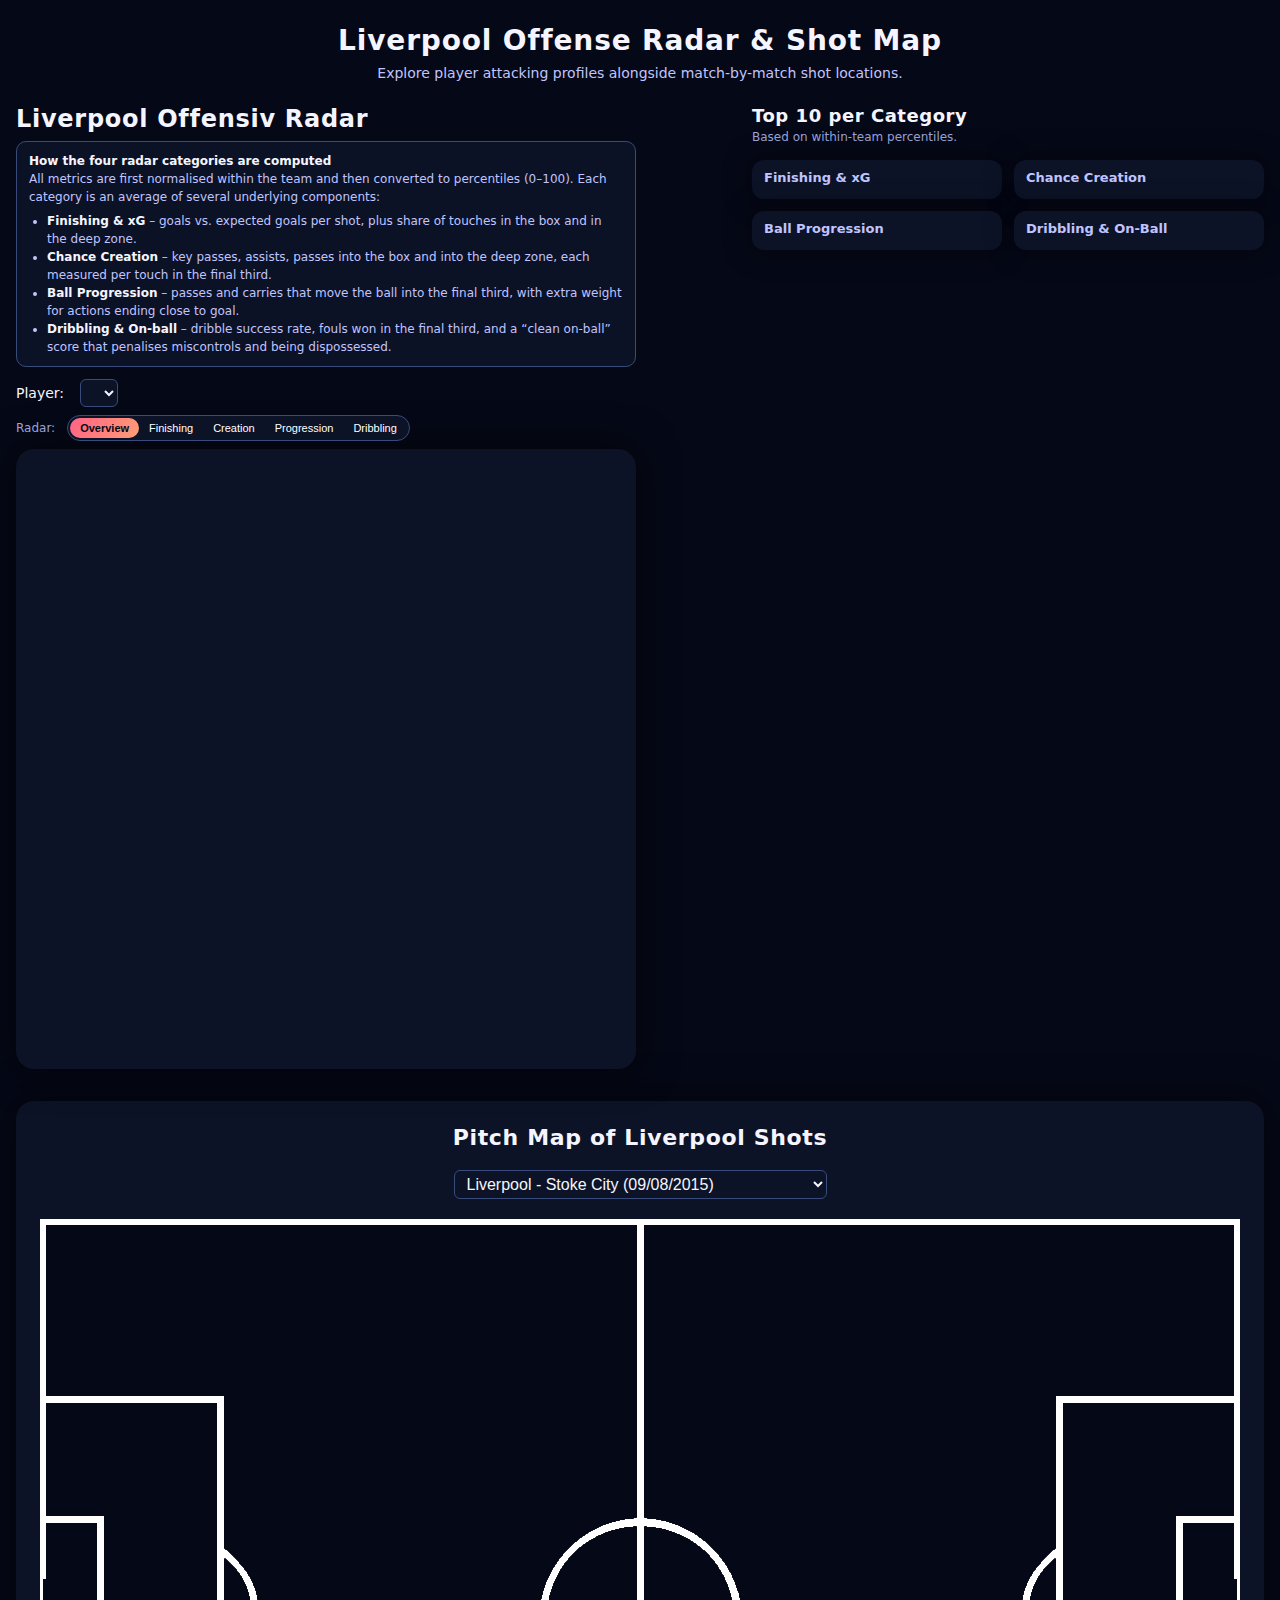
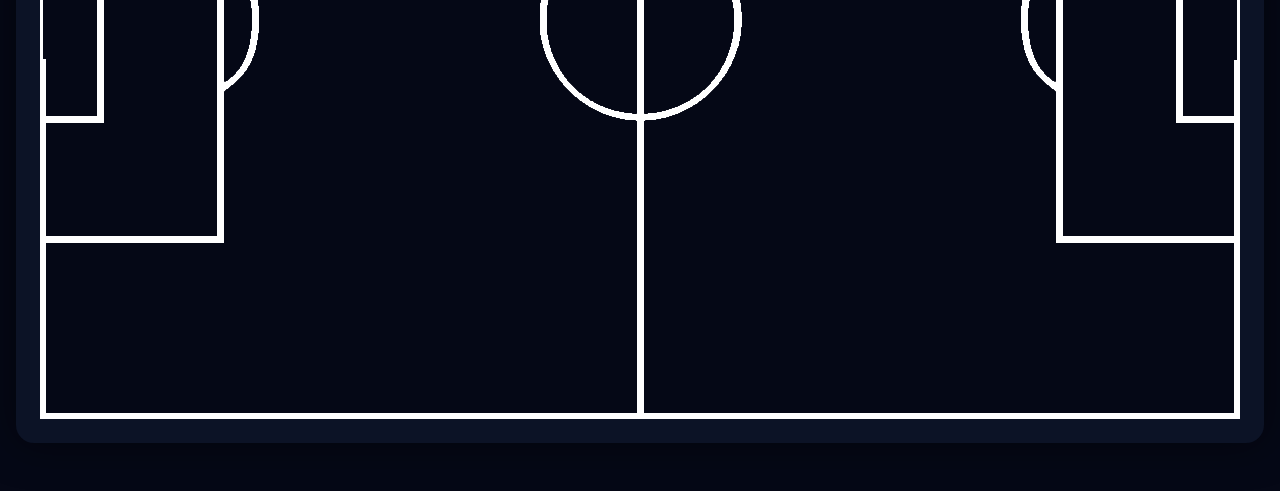
<file: index.html>
<!DOCTYPE html>
<html lang="en">
<head>
  <meta charset="UTF-8">
  <meta name="viewport" content="width=device-width, initial-scale=1.0">
  <title>Liverpool Offense Radar & Shot Map</title>
  <style>
    * {
      box-sizing: border-box;
    }

    body {
      font-family: system-ui, -apple-system, BlinkMacSystemFont, "Segoe UI", sans-serif;
      background: #050816;
      color: #f5f5ff;
      margin: 0;
      padding: 0 16px 48px;
    }

    h1, h2 {
      margin: 0 0 0.5rem 0;
      letter-spacing: 0.03em;
    }

    h1 {
      font-size: 28px;
      text-align: center;
      margin-top: 24px;
    }

    p {
      margin-top: 0;
      margin-bottom: 1rem;
      color: #c0c4ff;
      font-size: 14px;
    }

    .layout {
      display: flex;
      gap: 24px;
      align-items: flex-start;
      max-width: 1360px;
      margin: 24px auto 32px;
      flex-wrap: wrap;
    }

    .left-panel {
      flex: 2 1 620px;
    }

    .right-column {
      flex: 2 1 420px;
      display: flex;
      flex-direction: column;
    }

    .right-column h2 {
      margin: 0 0 0.25rem 0;
      font-size: 18px;
    }

    .right-column p.note {
      margin: 0 0 0.75rem 0;
      font-size: 12px;
      color: #9ba3d9;
    }

    .right-columns {
      display: grid;
      grid-template-columns: repeat(2, minmax(0, 1fr));
      gap: 12px;
      margin-top: 4px;
    }

    .category-card {
      background: #0c1326;
      border-radius: 12px;
      padding: 10px 12px;
      box-shadow: 0 0 30px rgba(0, 0, 0, 0.4);
      min-width: 0;
    }

    .category-card h3 {
      margin: 0 0 0.25rem 0;
      font-size: 13px;
      color: #c0c4ff;
    }

    .controls {
      margin-bottom: 0.5rem;
      display: flex;
      align-items: center;
      gap: 0.75rem;
      font-size: 14px;
      flex-wrap: wrap;
    }

    .controls-label {
      font-size: 12px;
      color: #9ba3d9;
    }

    label {
      margin-right: 0.25rem;
    }

    select {
      padding: 0.25rem 0.5rem;
      font-size: 14px;
      border-radius: 6px;
      border: 1px solid #394b7a;
      background: #0c1326;
      color: #f5f5ff;
    }

    #radar-svg {
      display: block;
      margin: 8px 0 0;
      background: #0c1326;
      border-radius: 18px;
      box-shadow: 0 0 40px rgba(0, 0, 0, 0.6);
      width: 620px;
      height: 620px;
      max-width: 100%;
    }

    .axis-label {
      fill: #f5f5ff;
      font-size: 12px;
      text-anchor: middle;
    }

    .grid-line {
      stroke: #343c5c;
      stroke-width: 1;
      fill: none;
    }

    .grid-level-label {
      fill: #8a91c2;
      font-size: 10px;
    }

    .radar-area {
      fill: rgba(255, 99, 132, 0.35);
      stroke: #ff6384;
      stroke-width: 2;
    }

    .radar-circle {
      stroke: #11182a;
      stroke-width: 1.5;
    }

    .radar-title {
      font-size: 16px;
      fill: #f5f5ff;
      text-anchor: middle;
    }

    .radar-subtitle {
      font-size: 12px;
      fill: #9ba3d9;
      text-anchor: middle;
    }

    .top-list {
      list-style: none;
      padding-left: 0;
      margin: 0;
      font-size: 13px;
    }

    .top-item {
      display: flex;
      justify-content: space-between;
      align-items: center;
      padding: 6px 8px;
      margin-bottom: 4px;
      border-radius: 8px;
      cursor: pointer;
      transition: background 0.15s, transform 0.15s;
    }

    .top-item:hover {
      background: #151f3d;
      transform: translateY(-1px);
    }

    .top-item.active {
      background: linear-gradient(90deg, #ff6384, #ff9d76);
      color: #050816;
      font-weight: 600;
    }

    .top-item .name {
      max-width: 200px;
      white-space: nowrap;
      overflow: hidden;
      text-overflow: ellipsis;
    }

    .top-item .score {
      font-variant-numeric: tabular-nums;
      font-size: 12px;
      opacity: 0.9;
    }

    .segmented {
      display: inline-flex;
      background: #0c1326;
      border-radius: 999px;
      padding: 2px;
      border: 1px solid #394b7a;
    }

    .segmented-btn {
      border: none;
      background: transparent;
      color: #ffff;
      font-size: 11px;
      padding: 4px 10px;
      border-radius: 999px;
      cursor: pointer;
      white-space: nowrap;
    }

    .segmented-btn.active {
      background: linear-gradient(120deg, #ff6384, #ff9d76);
      color: #050816;
      font-weight: 600;
    }

    .tooltip {
      position: fixed;
      pointer-events: none;
      background: rgba(5, 8, 22, 0.95);
      color: #ffff;
      padding: 4px 8px;
      border-radius: 4px;
      font-size: 11px;
      z-index: 9999;
      opacity: 0;
      transform: none;
    }

    .info-box {
      margin-top: 8px;
      margin-bottom: 12px;
      padding: 10px 12px;
      border-radius: 10px;
      background: rgba(12, 19, 38, 0.95);
      border: 1px solid #394b7a;
      font-size: 12px;
      color: #c0c4ff;
      max-width: 620px;
      line-height: 1.5;
    }

    .info-box b {
      color: #f5f5ff;
    }

    .info-box ul {
      padding-left: 18px;
      margin: 6px 0 0 0;
    }

    .shots-section {
      max-width: 1280px;
      margin: 0 auto;
      background: #0c1326;
      border-radius: 18px;
      padding: 24px;
      box-shadow: 0 0 40px rgba(0, 0, 0, 0.5);
    }

    .shots-section h2 {
      text-align: center;
      font-size: 22px;
    }

    #gameDropdown {
      display: block;
      margin: 20px auto;
      font-size: 16px;
    }

    #pitch {
      width: 1200px;
      height: 800px;
      margin: 0 auto;
      background-image: url("jsFootball/footballpitch2.png");
      background-size: cover;
      text-align: center;
    }

    .responsive-svg-container {
      margin-right: auto;
      margin-left: auto;
      width: 100%;
      max-width: 1000px;
    }
  </style>
</head>
<body data-radar-base="A3_G1_radar/data" data-shots-base="jsFootball/data">
  <h1>Liverpool Offense Radar & Shot Map</h1>
  <p class="responsive-svg-container" style="text-align:center;">
    Explore player attacking profiles alongside match-by-match shot locations.
  </p>

  <div class="layout">
    <div class="left-panel">
      <h2>Liverpool Offensiv Radar</h2>
      <div class="info-box">
        <b>How the four radar categories are computed</b><br>
        All metrics are first normalised within the team and then
        converted to percentiles (0–100). Each category is an average of
        several underlying components:
        <ul>
          <li><b>Finishing &amp; xG</b> – goals vs. expected goals per shot,
              plus share of touches in the box and in the deep zone.</li>
          <li><b>Chance Creation</b> – key passes, assists, passes into the box
              and into the deep zone, each measured per touch in the final third.</li>
          <li><b>Ball Progression</b> – passes and carries that move the ball
              into the final third, with extra weight for actions ending close to goal.</li>
          <li><b>Dribbling &amp; On-ball</b> – dribble success rate, fouls won
              in the final third, and a “clean on-ball” score that penalises
              miscontrols and being dispossessed.</li>
        </ul>
      </div>

      <div class="controls">
        <label for="player-select">Player:</label>
        <select id="player-select"></select>
      </div>

      <div class="controls">
        <span class="controls-label">Radar:</span>
        <div class="segmented" id="radar-type-toggle">
          <button class="segmented-btn active" data-radar="overview">Overview</button>
          <button class="segmented-btn" data-radar="finishing">Finishing</button>
          <button class="segmented-btn" data-radar="creation">Creation</button>
          <button class="segmented-btn" data-radar="progression">Progression</button>
          <button class="segmented-btn" data-radar="dribbling">Dribbling</button>
        </div>
      </div>

      <svg id="radar-svg" width="620" height="600"></svg>
    </div>

    <div class="right-column">
      <h2>Top 10 per Category</h2>
      <p class="note">Based on within-team percentiles.</p>

      <div class="right-columns">
        <div class="category-card">
          <h3>Finishing &amp; xG</h3>
          <ol id="top-finishing" class="top-list"></ol>
        </div>

        <div class="category-card">
          <h3>Chance Creation</h3>
          <ol id="top-creation" class="top-list"></ol>
        </div>

        <div class="category-card">
          <h3>Ball Progression</h3>
          <ol id="top-progression" class="top-list"></ol>
        </div>

        <div class="category-card">
          <h3>Dribbling &amp; On-Ball</h3>
          <ol id="top-dribbling" class="top-list"></ol>
        </div>
      </div>
    </div>
  </div>

  <section class="shots-section">
    <h2>Pitch Map of Liverpool Shots</h2>
    <select id="gameDropdown">
      <option value="liverpool20150809stokecity.csv"> Liverpool - Stoke City (09/08/2015)</option>
      <option value="liverpool20150817afcbournemouth.csv"> Liverpool - AFC Bournemouth (17/08/2015)</option>
      <option value="liverpool20150824arsenal.csv"> Liverpool - Arsenal (24/08/2015)</option>
      <option value="liverpool20150829westhamunited.csv"> Liverpool - West Ham United (29/08/2015)</option>
      <option value="liverpool20150912manchesterunited.csv"> Liverpool - Manchester United (12/09/2015)</option>
      <option value="liverpool20150920norwichcity.csv"> Liverpool - Norwich City (20/09/2015)</option>
      <option value="liverpool20150926astonvilla.csv"> Liverpool - Aston Villa (26/09/2015)</option>
      <option value="liverpool20151004everton.csv"> Liverpool - Everton (04/10/2015)</option>
      <option value="liverpool20151017tottenhamhotspur.csv"> Liverpool - Tottenham Hotspur (17/10/2015)</option>
      <option value="liverpool20151025southhampton.csv"> Liverpool - Southampton (25/10/2015)</option>
      <option value="liverpool20151031chelsea.csv"> Liverpool - Chelsea (31/10/2015)</option>
      <option value="liverpool20151108crystalpalace.csv"> Liverpool - Crystal Palace (08/11/2015)</option>
      <option value="liverpool20151121manchestercity.csv"> Liverpool - Manchester City (21/11/2015)</option>
      <option value="liverpool20151129swanseacity.csv"> Liverpool - Swansea City (29/11/2015)</option>
      <option value="liverpool20151206newcastleunited.csv"> Liverpool - Newcastle United (06/12/2015)</option>
      <option value="liverpool20151213westbromwichalbion.csv"> Liverpool - West Bromwich Albion (13/12/2015)</option>
      <option value="liverpool20151220watford.csv"> Liverpool - Watford (20/12/2015)</option>
      <option value="liverpool20151226leicestercity.csv"> Liverpool - Leicester City (26/12/2015)</option>
      <option value="liverpool20151230sunderland.csv"> Liverpool - Sunderland (30/12/2015)</option>
      <option value="liverpool20160102westhamunited.csv"> Liverpool - West Ham United (02/01/2016)</option>
      <option value="liverpool20160113arsenal.csv"> Liverpool - Arsenal (13/01/2016)</option>
      <option value="liverpool20160117manchesterunited.csv"> Liverpool - Manchester United (17/01/2016)</option>
      <option value="liverpool20160123norwichcity.csv"> Liverpool - Norwich City (23/01/2016)</option>
      <option value="liverpool20160202leicestercity.csv"> Liverpool - Leicester City (02/02/2016)</option>
      <option value="liverpool20160206sunderland.csv"> Liverpool - Sunderland (06/02/2016)</option>
      <option value="liverpool20160214astonvilla.csv"> Liverpool - Aston Villa (14/02/2016)</option>
      <option value="liverpool20160302manchestercity.csv"> Liverpool - Manchester City (30/02/2016)</option>
      <option value="liverpool20160306crystalpalace.csv"> Liverpool - Crystal Palace (06/03/2016)</option>
      <option value="liverpool20160320southampton.csv"> Liverpool - Southampton (20/03/2016)</option>
      <option value="liverpool20160402tottenhamhotspur.csv"> Liverpool - Tottenham Hotspur (02/04/2016)</option>
      <option value="liverpool20160410stokecity.csv"> Liverpool - Stoke City (10/04/2016)</option>
      <option value="liverpool20160417afcbournemouth.csv"> Liverpool - AFC Bournemouth (17/04/2016)</option>
      <option value="liverpool20160420everton.csv"> Liverpool - Everton (20/04/2016)</option>
      <option value="liverpool20160423newcastleunited.csv"> Liverpool - Newcastle United (23/04/2016)</option>
      <option value="liverpool20160501swanseacity.csv"> Liverpool - Swansea City (01/05/2016)</option>
      <option value="liverpool20160508watford.csv"> Liverpool - Watford (08/05/2016)</option>
      <option value="liverpool20160511chelsea.csv"> Liverpool - Chelsea (11/05/2016)</option>
      <option value="liverpool20160515westbromwichalbion.csv"> Liverpool - West Bromwich Albion (15/05/2016)</option>
    </select>

    <div id="pitch" style="text-align: center;"></div>
  </section>

  <div id="tooltip" class="tooltip"></div>

  <script src="https://d3js.org/d3.v7.min.js"></script>
  <script src="A3_G1_radar/js/script.js"></script>
  <script src="jsFootball/script.js"></script>
</body>
</html>
</file>
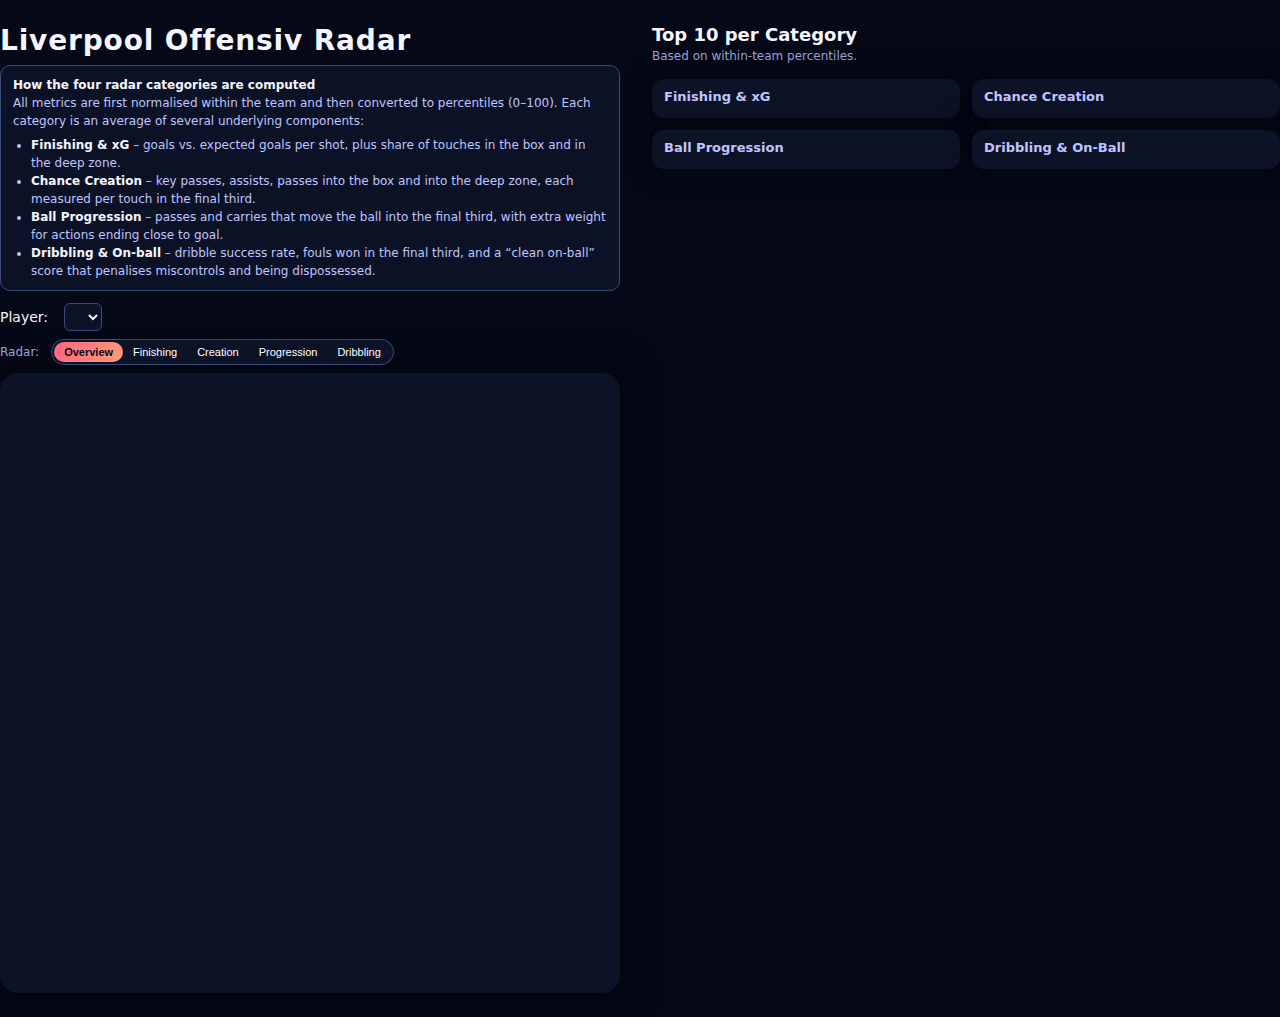
<file: A3_G1_radar/index.html>
<!DOCTYPE html>  <!-- sagt dem browser : ist ein html5  dokument -->
<html lang="en"> <!-- erstes wurzel element: der inhalt ist englisch -->
<head> <!-- meta info, hier kommt rein zeichensatz,titel css ....-->
  <meta charset="UTF-8">
  <title>Liverpool Offensive Radar</title>
<style> /* css block */
  * { /* * gilt für alle */
    box-sizing: border-box;  /* inhalt + padding + border zusammen sind xxx px */
  }

/* Schriftart, dunkler Hintergrund, heller text, margin 0, padding 0, entfernt die standart abstände des browser*/
body { /* ganze seite */
  font-family: system-ui,-apple-system,BlinkMacSystemFont,"Segoe UI", sans-serif;
  /* sytem-ui -° standard UI schrift des systems, -appl-system/blinkMac... -> macos schrift etc..*/
  /* segeo -> windows schrift, sans kserif notfall fallback */
  background: #050816; 
  color: #f5f5ff; /* text farbe */
  margin: 0; /* außenabstand */
  padding: 0;              /* innenabstand */
}
  /* h1 große überschrift etwas größer */
  h1 {
    margin: 0 0 0.5rem 0;
    font-size: 28px;
    letter-spacing: 0.03em;
  }
  /* p standard fließtext */
  p {
    margin-top: 0;
    margin-bottom: 1rem;
    color: #c0c4ff;
    font-size: 14px;
  }

  /*  links Radar, rechts Cards */
.layout {                   /* . -> klasse, layout -> klassenname */
  display: flex;            /* behandelt direkte kinder von .layout "flexibel" (anordnung) */
  gap: 24px;                /* abstand zwischen links rechts bereiche */
  align-items: flex-start; /* kinder am oberen rand ausrichten */
  max-width: 1360px;      /* maximale breite des layouts */
  margin: 24px auto;       /*  vertikaler bstand hier */
}


  .left-panel {
    flex: 2;                  /* nimmt 2 anteile des verfügbaren platzes ein */
  } 


  .right-column {   
    flex: 2;                /* nimmt 2 anteile des verfügbaren platzes ein */       
    display: flex;
    flex-direction: column;                         /* kinder untereinander */
  }


  /* styling für üpberschrift */
  .right-column h2 {
    margin: 0 0 0.25rem 0;
    font-size: 18px;
  }

  .right-column p.note {
    margin: 0 0 0.75rem 0;    /* ober rechts unten links */
    font-size: 12px;
    color: #9ba3d9;
  }


  /* Container für die 4 Karten  2x2-Grid */
  .right-columns {
    display: grid;
    grid-template-columns: repeat(2, minmax(0, 1fr)); /* 2 spalten */ /* vrehindert das innhaltte die spalten aufblähen */
    gap: 12px;                                        /* abstand zwischen karten */
    margin-top: 4px;
  }

  /* aussehen einer karte */
  .category-card {
    background: #0c1326;
    border-radius: 12px;
    padding: 10px 12px;
    box-shadow: 0 0 30px rgba(0,0,0,0.4);
    flex: 1 1 0; /* hier eigentlich egal, weil karten im grid liegen */
    min-width: 0;
  }
  /*  box/karten überschrift */
  .category-card h3 {
    margin: 0 0 0.25rem 0;
    font-size: 13px;
    color: #c0c4ff;
  }
/* ------------------------------------------------------------------------------------------------------------------------*/

  /* steuerleiste (dropdown + buttons) ausriochten */
  .controls {
    margin-bottom: 0.5rem; 
    display: flex;
    align-items: center;
    gap: 0.75rem; /*abstand zwischen elementen/kinndern */
    font-size: 14px;
    flex-wrap: wrap; /* wenn platz nicht reicht umbrechen */
  }
/* radar styling ----------------------------------------------------------------------------------------------------*/
  .controls-label { /* text vor den buttons */
    font-size: 12px;
    color: #9ba3d9;
  }

  label {        /* text vor dropdown */
    margin-right: 0.25rem;
  }

  select {      /* dinkler hintergrung, runde ecken, helle scrift */
    padding: 0.25rem 0.5rem;
    font-size: 14px;
    border-radius: 6px; /* runde ecken */
    border: 1px solid #394b7a;
    background: #0c1326;
    color: #f5f5ff; /* text im dropdown */
  }
/* ------------------------------------------------------------------------------------------------------------------*/


/* SVG für radar ------------------------------------------------------------------------------------------*/
/* svg zeiochenfläche*/

#radar-svg {
  display: block; /* svg ist ein element wie ein bild, block sorgt dafür: es nimmt eine eigene zeile, es verhält sich wie ein normaler block <div>*/
  margin: 8px 0 0;     /* oben links/rechts unten */
  background: #0c1326;
  border-radius: 18px; /* runde ecken */
  box-shadow: 0 0 40px rgba(0,0,0,0.6); /* schatten */
  width: 620px;        
  height: 620px;
}
/*  fill Füllfarbe Innenfläche */
/*  stroke Linenfarbe Rand */
/*  stroke width = linienstärke  */
 /* radar spezifische styles */

  .axis-label { 
    fill: #f5f5ff;
    font-size: 12px;
    text-anchor: middle;
  }

  .grid-line { /* linien im hintergrund (kreis polygone vom grid)*/
    stroke: #343c5c;
    stroke-width: 1;
    fill: none;
  }

  .grid-level-label {
    fill: #8a91c2;
    font-size: 10px;
  }
  /* gefüllte polygone */
  .radar-area {
    fill: rgba(255, 99, 132, 0.35);
    stroke: #ff6384;
    stroke-width: 2;
  }

  .radar-circle {  /* punkte auf den achsen */
    stroke: #11182a;
    stroke-width: 1.5;
  }

  .radar-title {
    font-size: 16px;
    fill: #f5f5ff;
    text-anchor: middle;
  }

  .radar-subtitle {
    font-size: 12px;
    fill: #9ba3d9;
    text-anchor: middle;
  }
/* ------------------------------------------------------------------------------------------------------------------------------*/

/* Top-Listen Styling  <ol> oder <ul> */
  .top-list {
    list-style: none;
    padding-left: 0;
    margin: 0;
    font-size: 13px;
  }
  /* .top-item = ein einzelner listeneintrag (eine zueile) */
  .top-item {
    display: flex;
    justify-content: space-between; /* name links, score rechts -> verteilt die kinder sodass,eine links,eine rechts dazwischen max abstand */
    align-items: center;
    padding: 6px 8px;
    margin-bottom: 4px;
    border-radius: 8px;
    cursor: pointer;  /* sollen aanklickbar sein */
    transition: background 0.15s, transform 0.15s; /* smoother hover effekt*/
  }

  .top-item:hover { /* hover effekt */
    background: #151f3d;
    transform: translateY(-1px);
  }

  .top-item.active { /* aktives spieler highlight */ /* gilt nur wenn das element zusätzlicxh die klasse "active" hat*/
    background: linear-gradient(90deg, #ff6384, #ff9d76);
    color: #050816;
    font-weight: 600;
  }
  /* name mit ellipsis wenn zu lang , 8abschneiden*/
  .top-item .name { 
    max-width: 200px;
    white-space: nowrap;
    overflow: hidden;
    text-overflow: ellipsis;
  }
/* score rechts, fette zahlen */
  .top-item .score {
    font-variant-numeric: tabular-nums; /* sorgt dafür,dass zahlen immer die gleiche breite haben */
    font-size: 12px;
    opacity: 0.9;
  }
/* ------------------------------------------------------------------------------------------------------------------------------*/


  /* Segmented Control für Radar-Typ */
  .segmented {
    display: inline-flex; /* container nur so breit wie sein inhalt */
    background: #0c1326;
    border-radius: 999px; /* pill shape */
    padding: 2px;
    border: 1px solid #394b7a;
  }
/* einzelne buttons */
  .segmented-btn {
    border: none; /* keine standard rahmen */
    background: transparent;
    color: #ffff;
    font-size: 11px;
    padding: 4px 10px;
    border-radius: 999px;
    cursor: pointer;
    white-space: nowrap; /* verhindert umbrechen */
  }
/* active button */
  .segmented-btn.active {
    background: linear-gradient(120deg, #ff6384, #ff9d76);
    color: #050816;
    font-weight: 600;
  }
/* hover effekt */
  .tooltip {
    position: fixed;
    pointer-events: none;
    background: rgba(5, 8, 22, 0.95);
    color: #ffff;
    padding: 4px 8px;
    border-radius: 4px;
    font-size: 11px;
    z-index: 9999;
    opacity: 0;
    transform: none;
  }
  /* info box unter überschrift */
  .info-box {
    margin-top: 8px;
    margin-bottom: 12px;
    padding: 10px 12px;
    border-radius: 10px;
    background: rgba(12, 19, 38, 0.95);
    border: 1px solid #394b7a;
    font-size: 12px;
    color: #c0c4ff;
    max-width: 620px;
    line-height: 1.5;
  }

  .info-box b {
    color: #f5f5ff;
  }

  .info-box ul {
    padding-left: 18px;
    margin: 6px 0 0 0;
  }

</style>

</head>
<body>

  <div class="layout"> <!-- hauptcontainer -->
    <!--- layout mit zwei spalten, links, rechts......-->
    <div class="left-panel">
      <h1>Liverpool Offensiv Radar</h1>


      <div class="info-box">
        <b>How the four radar categories are computed</b><br>
        All metrics are first normalised within the team and then
        converted to percentiles (0–100). Each category is an average of
        several underlying components:
        <ul>
          <li><b>Finishing &amp; xG</b> – goals vs. expected goals per shot,
              plus share of touches in the box and in the deep zone.</li>
          <li><b>Chance Creation</b> – key passes, assists, passes into the box
              and into the deep zone, each measured per touch in the final third.</li>
          <li><b>Ball Progression</b> – passes and carries that move the ball
              into the final third, with extra weight for actions ending close to goal.</li>
          <li><b>Dribbling &amp; On-ball</b> – dribble success rate, fouls won
              in the final third, and a “clean on-ball” score that penalises
              miscontrols and being dispossessed.</li>
        </ul>
      </div>


      <!-- Spieler-auswahl -->
      <div class="controls">
        <label for="player-select">Player:</label>
        <select id="player-select"></select>
      </div>

      <!-- Radar-Typ-auswahl -->
      <div class="controls">
        <span class="controls-label">Radar:</span>
        <div class="segmented" id="radar-type-toggle">
          <button class="segmented-btn active" data-radar="overview">Overview</button>
          <button class="segmented-btn" data-radar="finishing">Finishing</button>
          <button class="segmented-btn" data-radar="creation">Creation</button>
          <button class="segmented-btn" data-radar="progression">Progression</button>
          <button class="segmented-btn" data-radar="dribbling">Dribbling</button>
        </div>
      </div>

      <!-- EIN Radar-SVG -->
      <svg id="radar-svg" width="620" height="600"></svg>
    </div>

    <!-- rechter Bereich , 4 karten nebeneinander -->
    <div class="right-column">
      <h2>Top 10 per Category</h2>
      <p class="note">Based on within-team percentiles.</p>

      <div class="right-columns">
        <div class="category-card">
          <h3>Finishing &amp; xG</h3>
          <ol id="top-finishing" class="top-list"></ol>
        </div>

        <div class="category-card">
          <h3>Chance Creation</h3>
          <ol id="top-creation" class="top-list"></ol>
        </div>

        <div class="category-card">
          <h3>Ball Progression</h3>
          <ol id="top-progression" class="top-list"></ol>
        </div>

        <div class="category-card">
          <h3>Dribbling &amp; On-Ball</h3>
          <ol id="top-dribbling" class="top-list"></ol>
        </div>
      </div>
    </div>
  </div>

  <!-- tooltip -->
  <div id="tooltip" class="tooltip"></div>

  <!-- lädt D3 v7 -->
  <script src="https://d3js.org/d3.v7.min.js"></script>
  <script src="js/script.js"></script>
</body>
</html>
</file>
